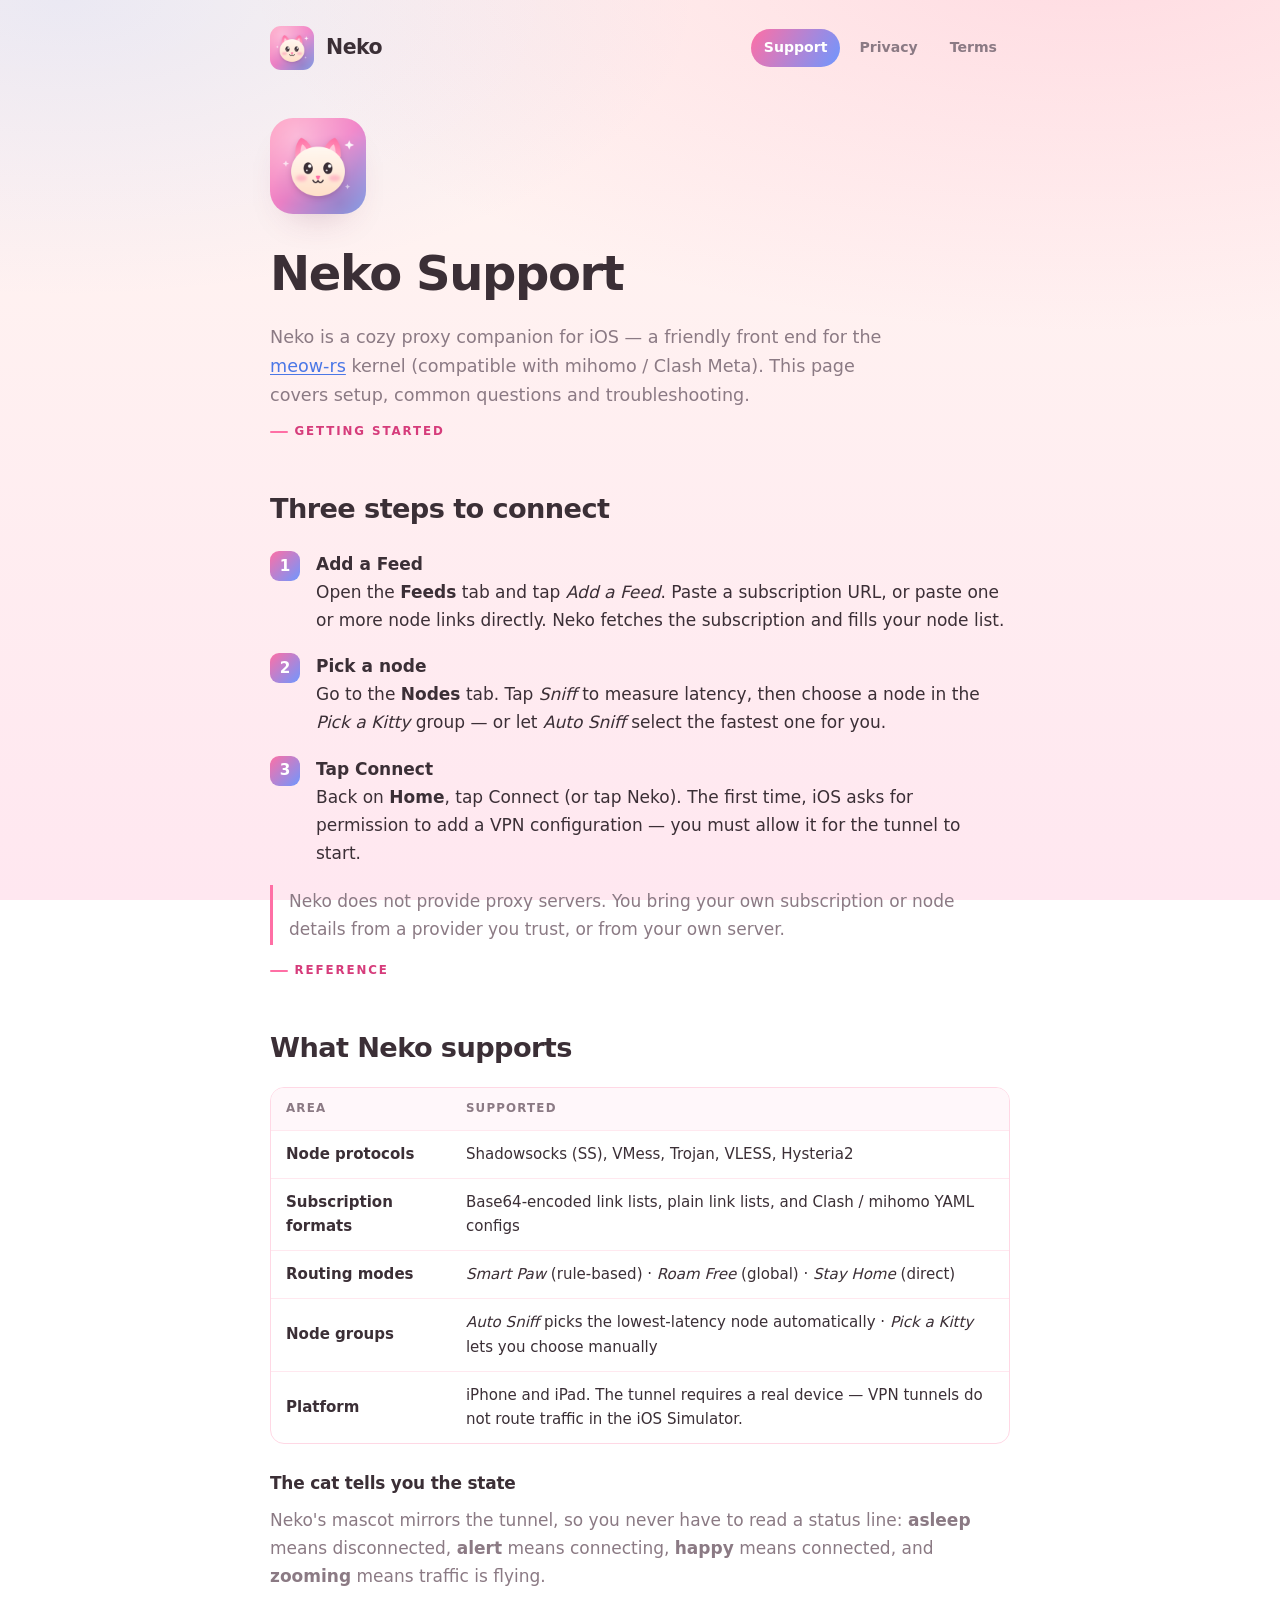
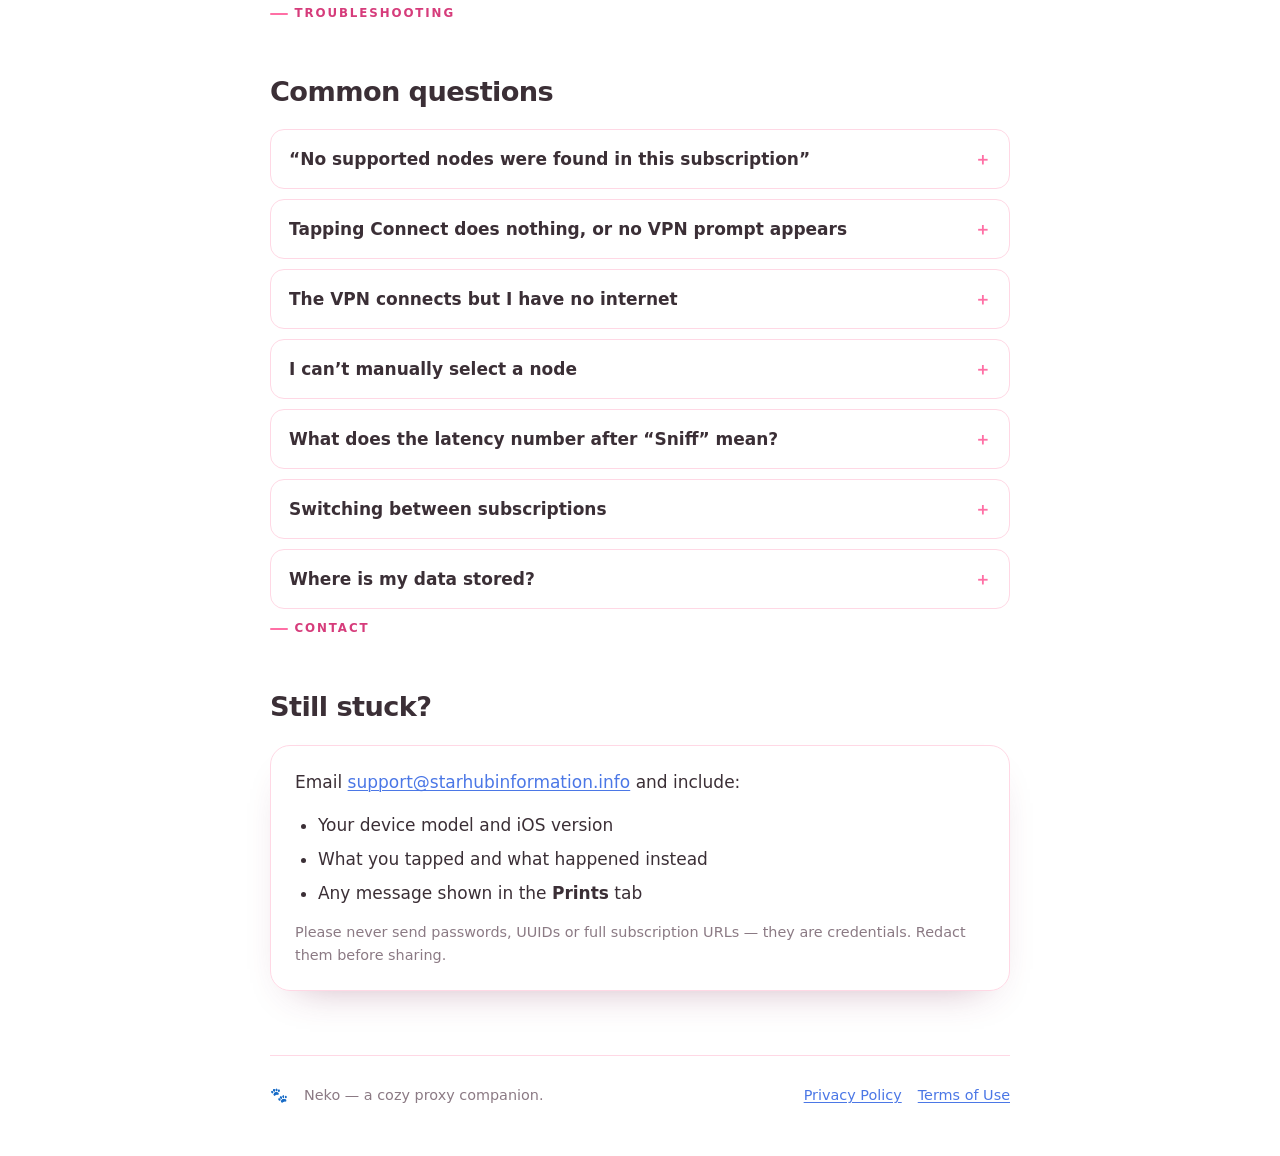
<file: index.html>
<!DOCTYPE html>
<html lang="en">
<head>
<meta charset="utf-8">
<meta name="viewport" content="width=device-width, initial-scale=1">
<title>Neko — Support</title>
<meta name="description" content="Support, setup guide and troubleshooting for Neko, a cozy proxy companion for iOS powered by the meow-rs kernel.">
<link rel="icon" href="assets/favicon.png" type="image/png">
<link rel="apple-touch-icon" href="assets/favicon.png">
<link rel="stylesheet" href="assets/style.css">
<meta property="og:title" content="Neko — Support">
<meta property="og:description" content="Setup guide, FAQ and troubleshooting for Neko.">
<meta property="og:image" content="assets/neko-icon-256.png">
<meta property="og:type" content="website">
</head>
<body>

<div class="wrap">

  <header class="site">
    <div class="bar">
      <a class="logo" href="index.html">
        <img src="assets/neko-icon-256.png" alt="">
        <b class="display">Neko</b>
      </a>
      <nav class="site">
        <a href="index.html" aria-current="page">Support</a>
        <a href="privacy.html">Privacy</a>
        <a href="terms.html">Terms</a>
      </nav>
    </div>
  </header>

  <section class="hero">
    <img class="icon" src="assets/neko-icon-256.png" alt="The Neko app icon: a kawaii cat face on a pink gradient">
    <h1>Neko Support</h1>
    <p class="lede">Neko is a cozy proxy companion for iOS — a friendly front end for the
      <a href="https://github.com/madeye/meow-rs">meow-rs</a> kernel (compatible with mihomo / Clash Meta).
      This page covers setup, common questions and troubleshooting.</p>
  </section>

  <section>
    <div class="eyebrow">Getting started</div>
    <h2>Three steps to connect</h2>

    <ol class="steps">
      <li>
        <b>Add a Feed</b>
        Open the <strong>Feeds</strong> tab and tap <em>Add a Feed</em>. Paste a subscription URL, or paste
        one or more node links directly. Neko fetches the subscription and fills your node list.
      </li>
      <li>
        <b>Pick a node</b>
        Go to the <strong>Nodes</strong> tab. Tap <em>Sniff</em> to measure latency, then choose a node in the
        <em>Pick a Kitty</em> group — or let <em>Auto Sniff</em> select the fastest one for you.
      </li>
      <li>
        <b>Tap Connect</b>
        Back on <strong>Home</strong>, tap Connect (or tap Neko). The first time, iOS asks for permission to add
        a VPN configuration — you must allow it for the tunnel to start.
      </li>
    </ol>

    <div class="note">
      Neko does not provide proxy servers. You bring your own subscription or node details from a provider
      you trust, or from your own server.
    </div>
  </section>

  <section>
    <div class="eyebrow">Reference</div>
    <h2>What Neko supports</h2>

    <div class="table-scroll">
      <table>
        <thead>
          <tr><th>Area</th><th>Supported</th></tr>
        </thead>
        <tbody>
          <tr>
            <td><strong>Node protocols</strong></td>
            <td>Shadowsocks (SS), VMess, Trojan, VLESS, Hysteria2</td>
          </tr>
          <tr>
            <td><strong>Subscription formats</strong></td>
            <td>Base64-encoded link lists, plain link lists, and Clash&nbsp;/&nbsp;mihomo YAML configs</td>
          </tr>
          <tr>
            <td><strong>Routing modes</strong></td>
            <td><em>Smart Paw</em> (rule-based) · <em>Roam Free</em> (global) · <em>Stay Home</em> (direct)</td>
          </tr>
          <tr>
            <td><strong>Node groups</strong></td>
            <td><em>Auto Sniff</em> picks the lowest-latency node automatically · <em>Pick a Kitty</em> lets you choose manually</td>
          </tr>
          <tr>
            <td><strong>Platform</strong></td>
            <td>iPhone and iPad. The tunnel requires a real device — VPN tunnels do not route traffic in the iOS Simulator.</td>
          </tr>
        </tbody>
      </table>
    </div>

    <h3>The cat tells you the state</h3>
    <p class="muted">Neko's mascot mirrors the tunnel, so you never have to read a status line:
      <strong>asleep</strong> means disconnected, <strong>alert</strong> means connecting,
      <strong>happy</strong> means connected, and <strong>zooming</strong> means traffic is flying.</p>
  </section>

  <section>
    <div class="eyebrow">Troubleshooting</div>
    <h2>Common questions</h2>

    <details>
      <summary>“No supported nodes were found in this subscription”</summary>
      <p>Neko could read the subscription but found no nodes it can parse. Usually one of:</p>
      <ul>
        <li>The links use a protocol Neko does not support yet (for example <code>ssr://</code>,
          <code>tuic://</code> or <code>hysteria://</code> v1). Neko supports SS, VMess, Trojan, VLESS and Hysteria2.</li>
        <li>The URL returned an error page or an empty body instead of a subscription.</li>
        <li>The link was truncated when copied — paste the entire link, including everything after <code>?</code> and <code>#</code>.</li>
      </ul>
      <p>Open the <strong>Prints</strong> tab right after the failure: Neko logs the protocol scheme it saw,
        which tells you exactly what the input contained.</p>
    </details>

    <details>
      <summary>Tapping Connect does nothing, or no VPN prompt appears</summary>
      <ul>
        <li>Make sure you have at least one node — with an empty node list Neko refuses to connect and
          asks you to add a subscription first.</li>
        <li>The first connection needs your permission to install a VPN configuration. If you dismissed
          the prompt, try again and choose <em>Allow</em>.</li>
        <li>If you previously denied it, check <strong>Settings → General → VPN &amp; Device Management</strong>
          on your device and remove any stale Neko profile, then reconnect.</li>
      </ul>
    </details>

    <details>
      <summary>The VPN connects but I have no internet</summary>
      <ul>
        <li>Check the node itself: run <em>Sniff</em> in the Nodes tab. If a node times out, it is unreachable
          from your network — pick another one.</li>
        <li>Confirm your subscription is still valid and has data remaining (see the usage bar in <strong>Feeds</strong>).</li>
        <li>Try switching routing mode to <em>Roam Free</em> (global) to rule out a rule-matching problem.</li>
        <li>Disconnect and reconnect after changing your active feed — a new feed is applied on the next connection.</li>
      </ul>
    </details>

    <details>
      <summary>I can’t manually select a node</summary>
      <p>The <em>Auto Sniff</em> group is automatic by design: it continuously picks the lowest-latency node,
        so individual nodes in it are not manually selectable. To choose a node yourself, use the
        <em>Pick a Kitty</em> group instead.</p>
    </details>

    <details>
      <summary>What does the latency number after “Sniff” mean?</summary>
      <p>It depends on the state. <strong>Before connecting</strong>, Neko measures a direct TCP handshake to the
        node's address — a quick reachability check. <strong>While connected</strong>, it asks the kernel for the
        real proxied delay, which reflects what you actually experience through the tunnel.</p>
    </details>

    <details>
      <summary>Switching between subscriptions</summary>
      <p>Each feed keeps its own node list. In the <strong>Feeds</strong> tab, tap a feed to make it active —
        the Nodes tab immediately shows that feed's nodes. Use the refresh button to re-download a
        subscription, or the trash button to delete a feed.</p>
    </details>

    <details>
      <summary>Where is my data stored?</summary>
      <p>On your device only. Subscriptions, node lists and settings are saved locally in the app's own
        storage. Neko has no accounts and no servers of its own. See the
        <a href="privacy.html">Privacy Policy</a> for details.</p>
    </details>
  </section>

  <section>
    <div class="eyebrow">Contact</div>
    <h2>Still stuck?</h2>
    <div class="card">
      <p>Email <a href="mailto:support@starhubinformation.info">support@starhubinformation.info</a> and include:</p>
      <ul>
        <li>Your device model and iOS version</li>
        <li>What you tapped and what happened instead</li>
        <li>Any message shown in the <strong>Prints</strong> tab</li>
      </ul>
      <p class="small muted">Please never send passwords, UUIDs or full subscription URLs — they are credentials.
        Redact them before sharing.</p>
    </div>
  </section>

  <footer class="site">
    <span class="paw">🐾</span>
    <span>Neko — a cozy proxy companion.</span>
    <nav>
      <a href="privacy.html">Privacy Policy</a>
      <a href="terms.html">Terms of Use</a>
    </nav>
  </footer>

</div>
</body>
</html>
</file>
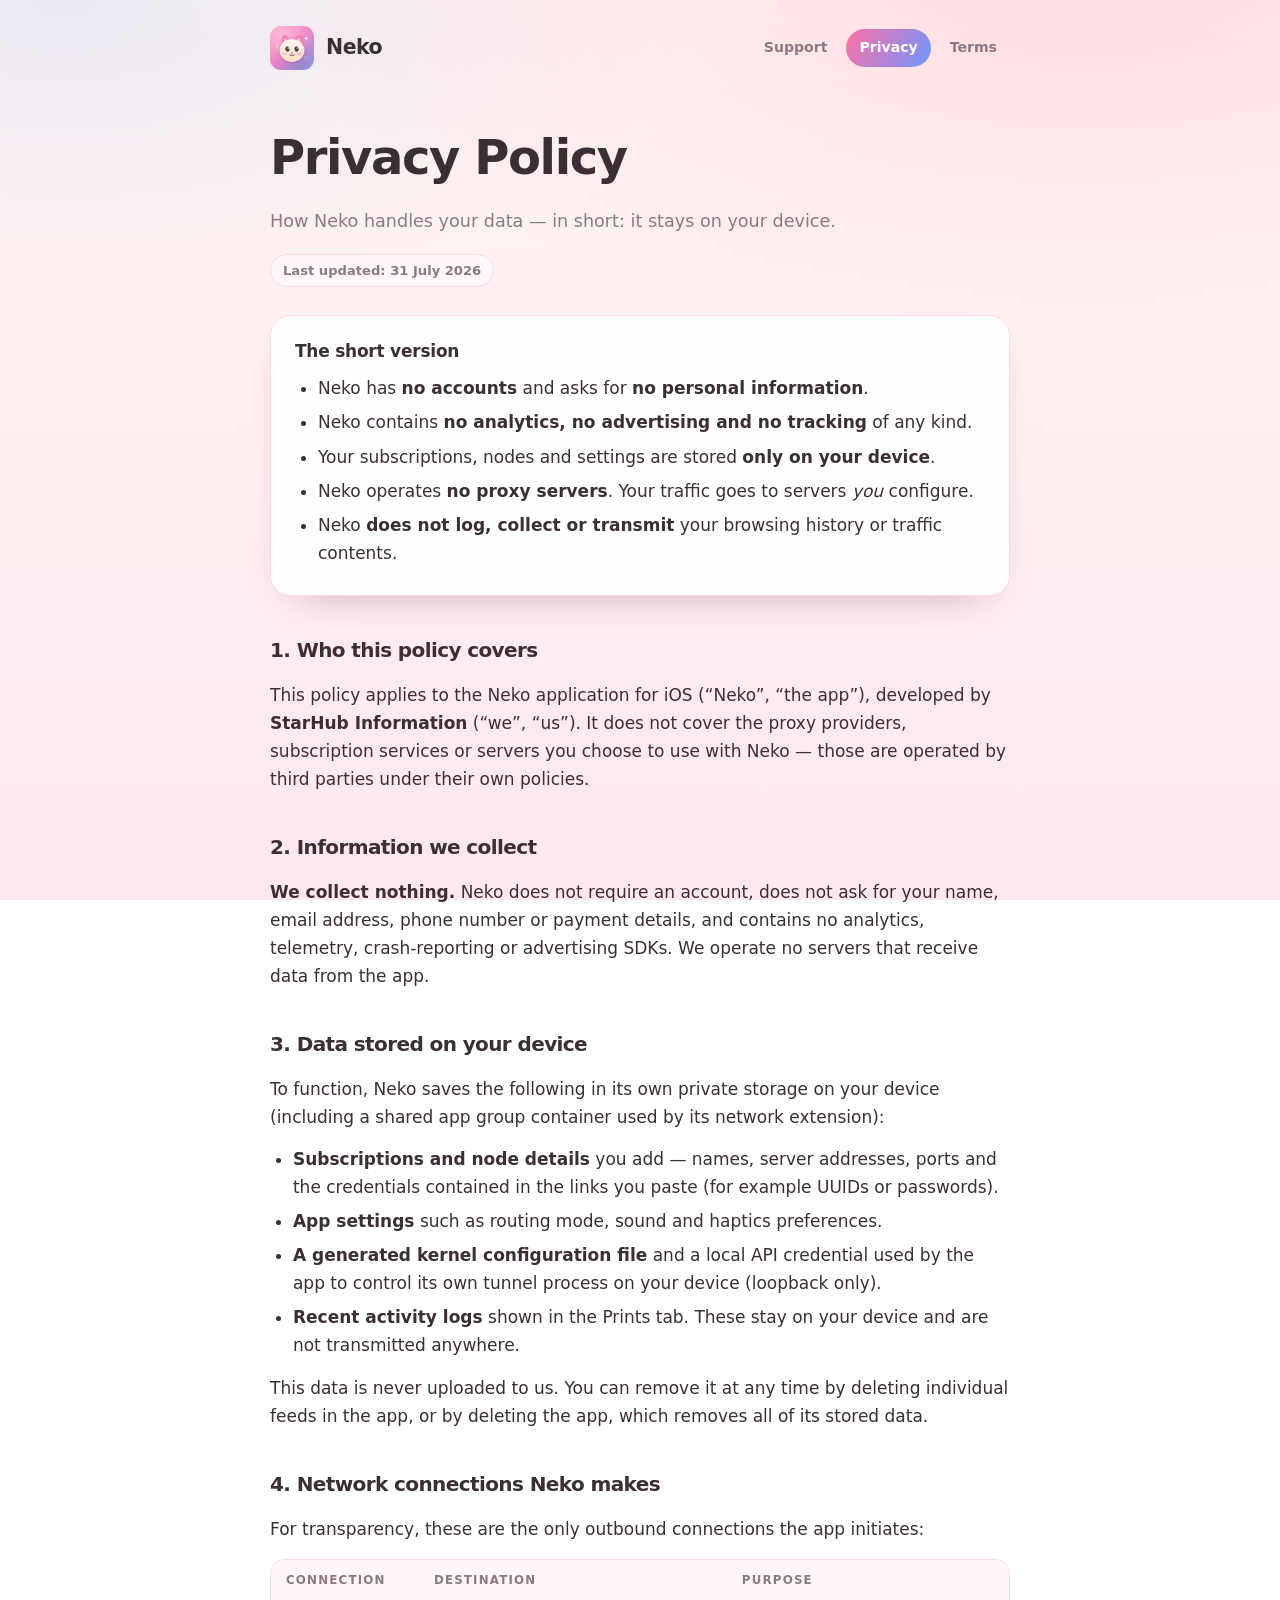
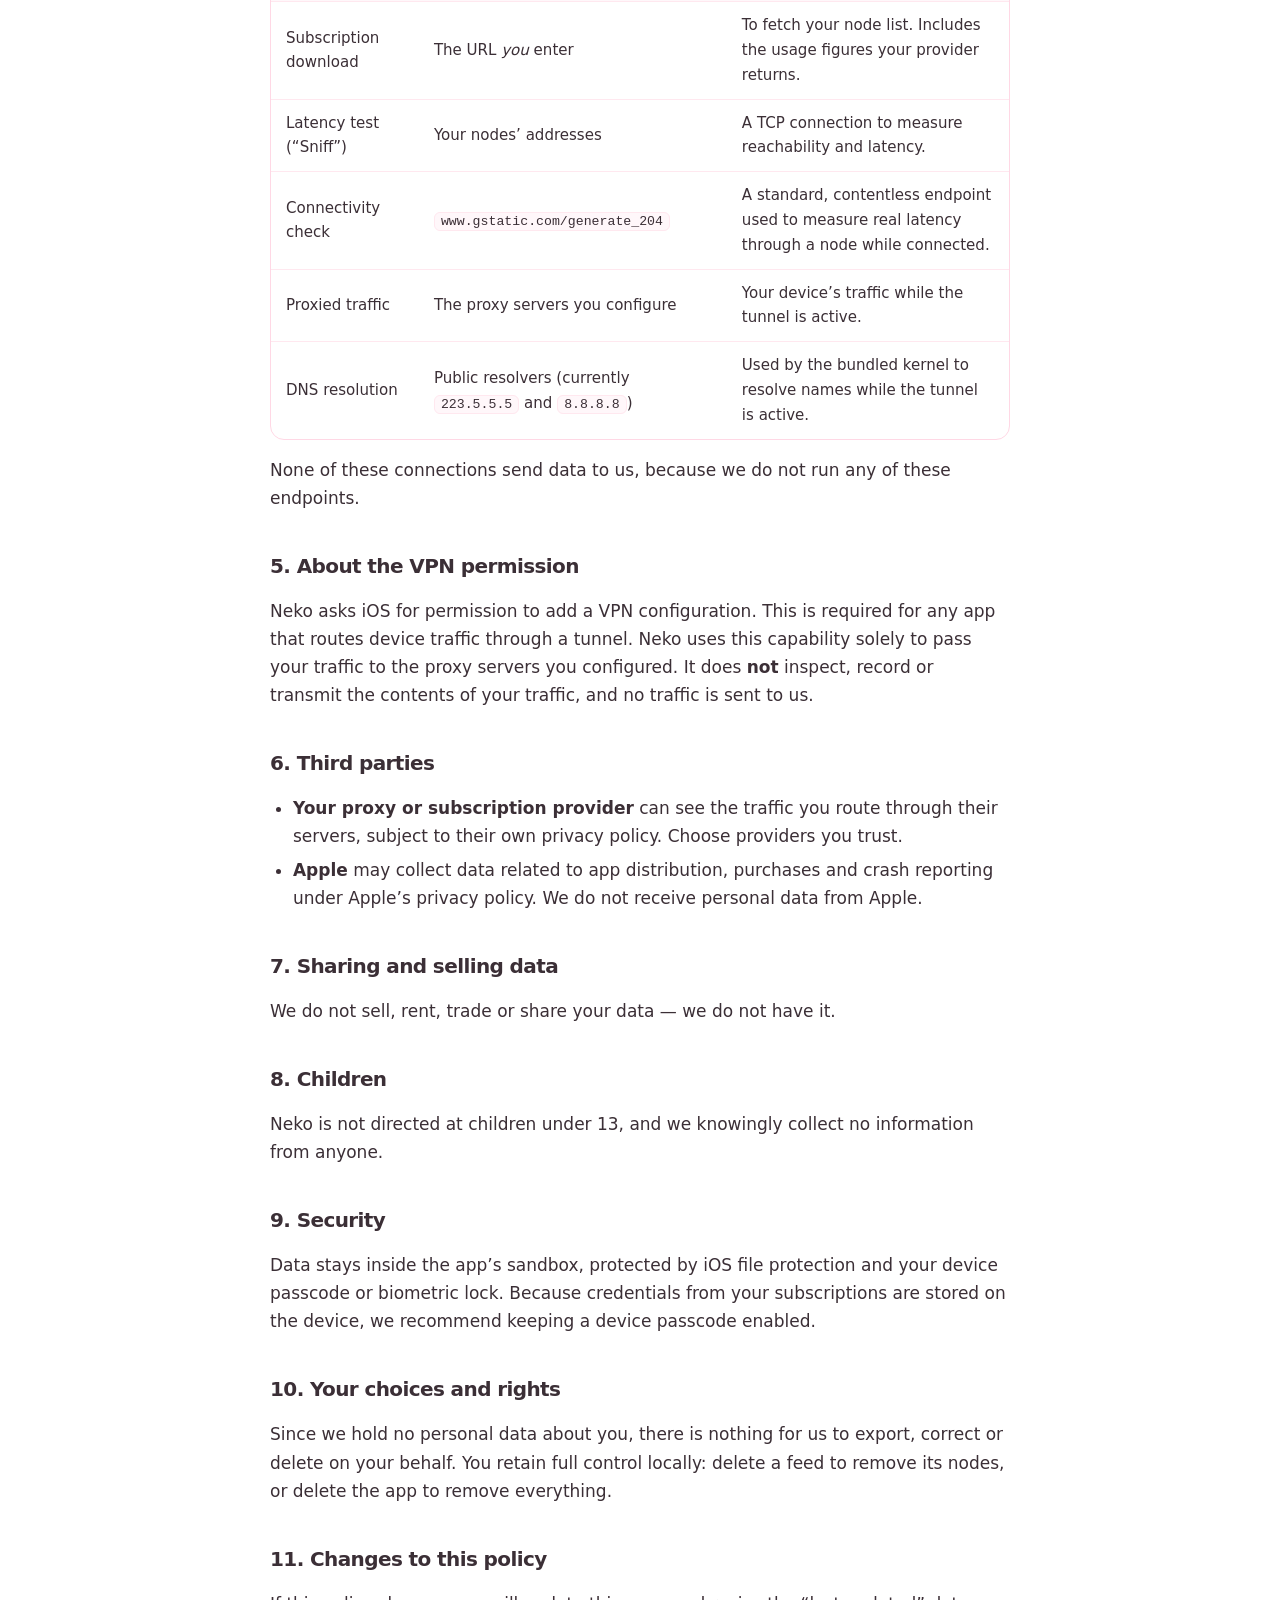
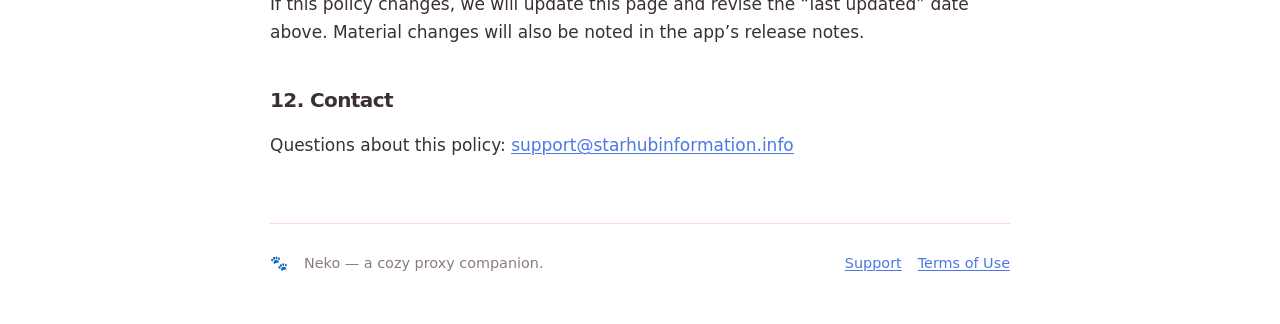
<file: privacy.html>
<!DOCTYPE html>
<html lang="en">
<head>
<meta charset="utf-8">
<meta name="viewport" content="width=device-width, initial-scale=1">
<title>Privacy Policy — Neko</title>
<meta name="description" content="Neko's privacy policy: no accounts, no analytics, no tracking. Your subscriptions and settings stay on your device.">
<link rel="icon" href="assets/favicon.png" type="image/png">
<link rel="apple-touch-icon" href="assets/favicon.png">
<link rel="stylesheet" href="assets/style.css">
</head>
<body>

<div class="wrap">

  <header class="site">
    <div class="bar">
      <a class="logo" href="index.html">
        <img src="assets/neko-icon-256.png" alt="">
        <b class="display">Neko</b>
      </a>
      <nav class="site">
        <a href="index.html">Support</a>
        <a href="privacy.html" aria-current="page">Privacy</a>
        <a href="terms.html">Terms</a>
      </nav>
    </div>
  </header>

  <main class="legal">

    <section class="hero" style="padding-bottom:0">
      <h1>Privacy Policy</h1>
      <p class="lede">How Neko handles your data — in short: it stays on your device.</p>
      <p style="margin-top:18px"><span class="updated">Last updated: 31 July 2026</span></p>
    </section>

    <div class="card" style="margin-top:28px">
      <h3>The short version</h3>
      <ul>
        <li>Neko has <strong>no accounts</strong> and asks for <strong>no personal information</strong>.</li>
        <li>Neko contains <strong>no analytics, no advertising and no tracking</strong> of any kind.</li>
        <li>Your subscriptions, nodes and settings are stored <strong>only on your device</strong>.</li>
        <li>Neko operates <strong>no proxy servers</strong>. Your traffic goes to servers <em>you</em> configure.</li>
        <li>Neko <strong>does not log, collect or transmit</strong> your browsing history or traffic contents.</li>
      </ul>
    </div>

    <h2 id="who">1. Who this policy covers</h2>
    <p>This policy applies to the Neko application for iOS (“Neko”, “the app”), developed by
      <strong>StarHub Information</strong> (“we”, “us”). It does not cover the proxy providers, subscription services or
      servers you choose to use with Neko — those are operated by third parties under their own policies.</p>

    <h2 id="collect">2. Information we collect</h2>
    <p><strong>We collect nothing.</strong> Neko does not require an account, does not ask for your name, email
      address, phone number or payment details, and contains no analytics, telemetry, crash-reporting or
      advertising SDKs. We operate no servers that receive data from the app.</p>

    <h2 id="device">3. Data stored on your device</h2>
    <p>To function, Neko saves the following in its own private storage on your device (including a shared
      app group container used by its network extension):</p>
    <ul>
      <li><strong>Subscriptions and node details</strong> you add — names, server addresses, ports and the
        credentials contained in the links you paste (for example UUIDs or passwords).</li>
      <li><strong>App settings</strong> such as routing mode, sound and haptics preferences.</li>
      <li><strong>A generated kernel configuration file</strong> and a local API credential used by the app to
        control its own tunnel process on your device (loopback only).</li>
      <li><strong>Recent activity logs</strong> shown in the Prints tab. These stay on your device and are not
        transmitted anywhere.</li>
    </ul>
    <p>This data is never uploaded to us. You can remove it at any time by deleting individual feeds in the
      app, or by deleting the app, which removes all of its stored data.</p>

    <h2 id="network">4. Network connections Neko makes</h2>
    <p>For transparency, these are the only outbound connections the app initiates:</p>
    <div class="table-scroll">
      <table>
        <thead><tr><th>Connection</th><th>Destination</th><th>Purpose</th></tr></thead>
        <tbody>
          <tr>
            <td>Subscription download</td>
            <td>The URL <em>you</em> enter</td>
            <td>To fetch your node list. Includes the usage figures your provider returns.</td>
          </tr>
          <tr>
            <td>Latency test (“Sniff”)</td>
            <td>Your nodes’ addresses</td>
            <td>A TCP connection to measure reachability and latency.</td>
          </tr>
          <tr>
            <td>Connectivity check</td>
            <td><code>www.gstatic.com/generate_204</code></td>
            <td>A standard, contentless endpoint used to measure real latency through a node while connected.</td>
          </tr>
          <tr>
            <td>Proxied traffic</td>
            <td>The proxy servers you configure</td>
            <td>Your device’s traffic while the tunnel is active.</td>
          </tr>
          <tr>
            <td>DNS resolution</td>
            <td>Public resolvers (currently <code>223.5.5.5</code> and <code>8.8.8.8</code>)</td>
            <td>Used by the bundled kernel to resolve names while the tunnel is active.</td>
          </tr>
        </tbody>
      </table>
    </div>
    <p>None of these connections send data to us, because we do not run any of these endpoints.</p>

    <h2 id="vpn">5. About the VPN permission</h2>
    <p>Neko asks iOS for permission to add a VPN configuration. This is required for any app that routes
      device traffic through a tunnel. Neko uses this capability solely to pass your traffic to the proxy
      servers you configured. It does <strong>not</strong> inspect, record or transmit the contents of your
      traffic, and no traffic is sent to us.</p>

    <h2 id="third">6. Third parties</h2>
    <ul>
      <li><strong>Your proxy or subscription provider</strong> can see the traffic you route through their
        servers, subject to their own privacy policy. Choose providers you trust.</li>
      <li><strong>Apple</strong> may collect data related to app distribution, purchases and crash reporting
        under Apple’s privacy policy. We do not receive personal data from Apple.</li>
    </ul>

    <h2 id="sharing">7. Sharing and selling data</h2>
    <p>We do not sell, rent, trade or share your data — we do not have it.</p>

    <h2 id="children">8. Children</h2>
    <p>Neko is not directed at children under 13, and we knowingly collect no information from anyone.</p>

    <h2 id="security">9. Security</h2>
    <p>Data stays inside the app’s sandbox, protected by iOS file protection and your device passcode or
      biometric lock. Because credentials from your subscriptions are stored on the device, we recommend
      keeping a device passcode enabled.</p>

    <h2 id="rights">10. Your choices and rights</h2>
    <p>Since we hold no personal data about you, there is nothing for us to export, correct or delete on your
      behalf. You retain full control locally: delete a feed to remove its nodes, or delete the app to remove
      everything.</p>

    <h2 id="changes">11. Changes to this policy</h2>
    <p>If this policy changes, we will update this page and revise the “last updated” date above. Material
      changes will also be noted in the app’s release notes.</p>

    <h2 id="contact">12. Contact</h2>
    <p>Questions about this policy: <a href="mailto:support@starhubinformation.info">support@starhubinformation.info</a></p>

  </main>

  <footer class="site">
    <span class="paw">🐾</span>
    <span>Neko — a cozy proxy companion.</span>
    <nav>
      <a href="index.html">Support</a>
      <a href="terms.html">Terms of Use</a>
    </nav>
  </footer>

</div>
</body>
</html>
</file>
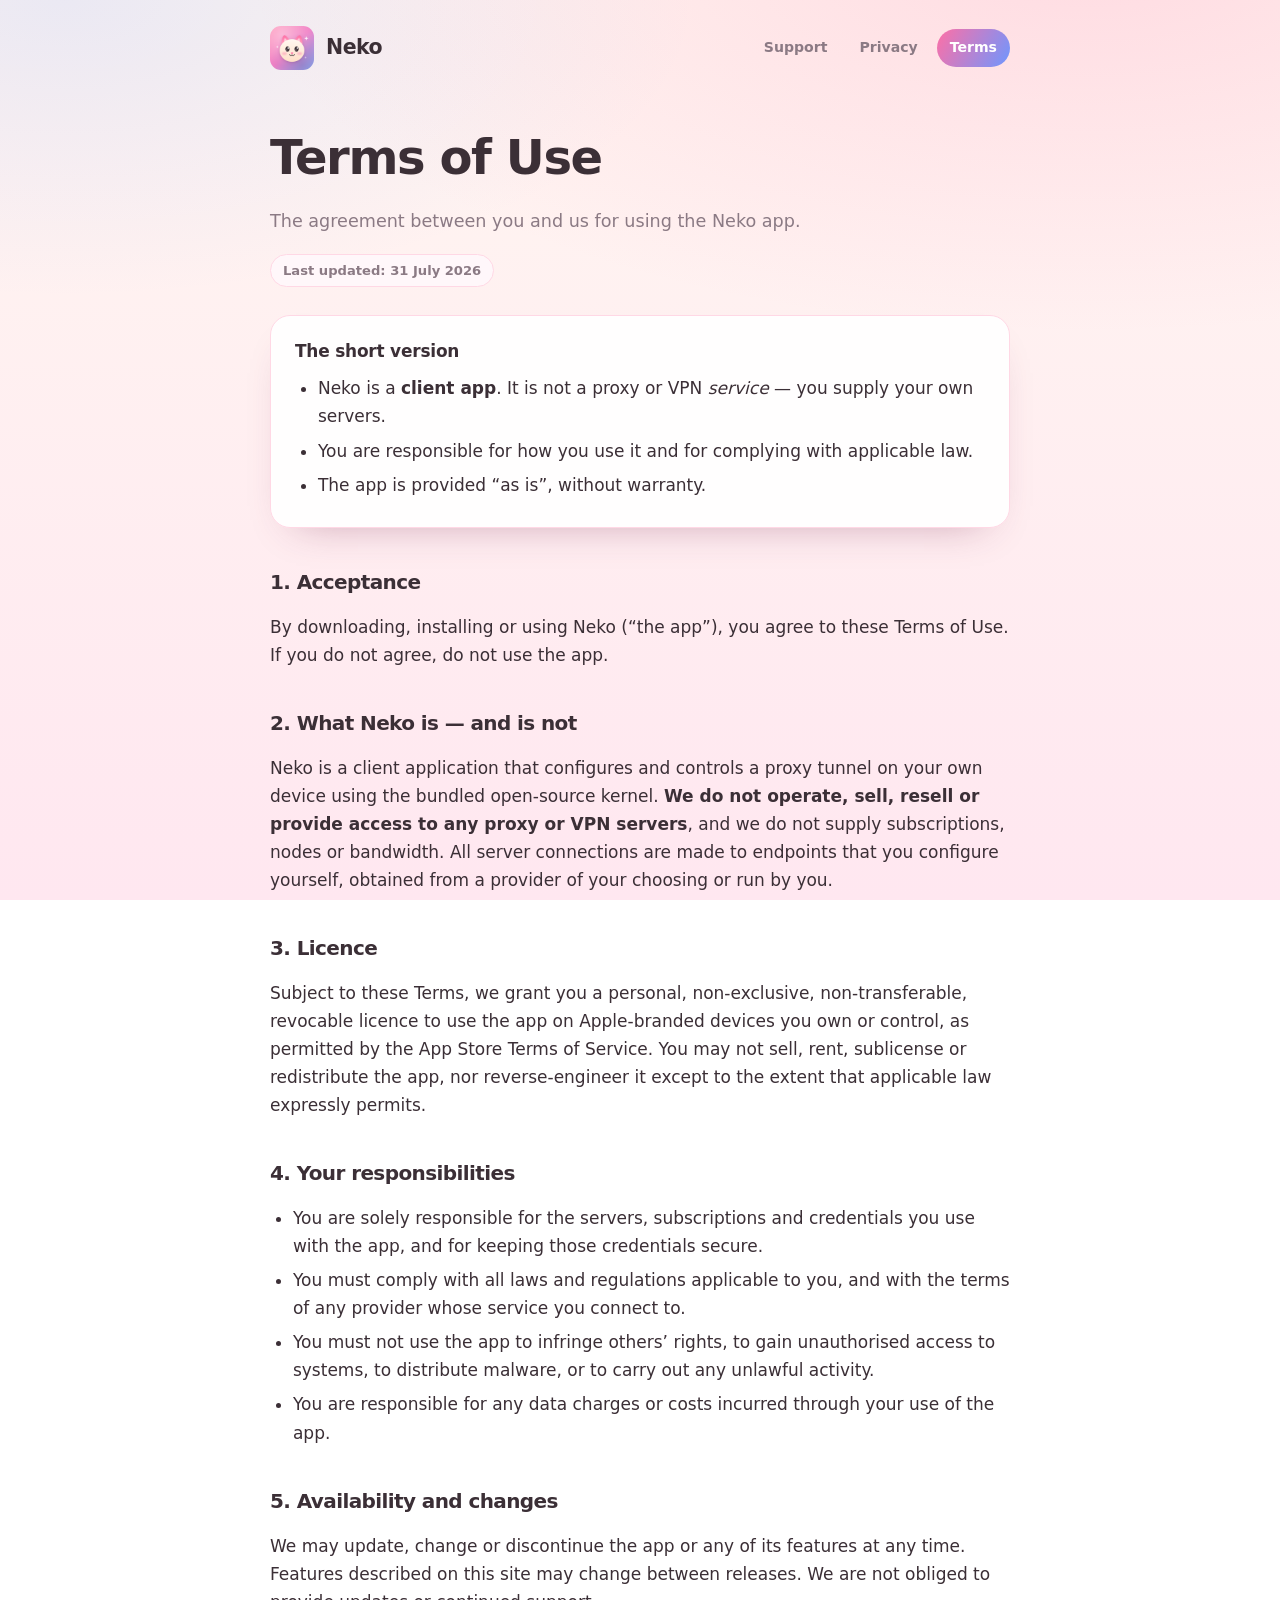
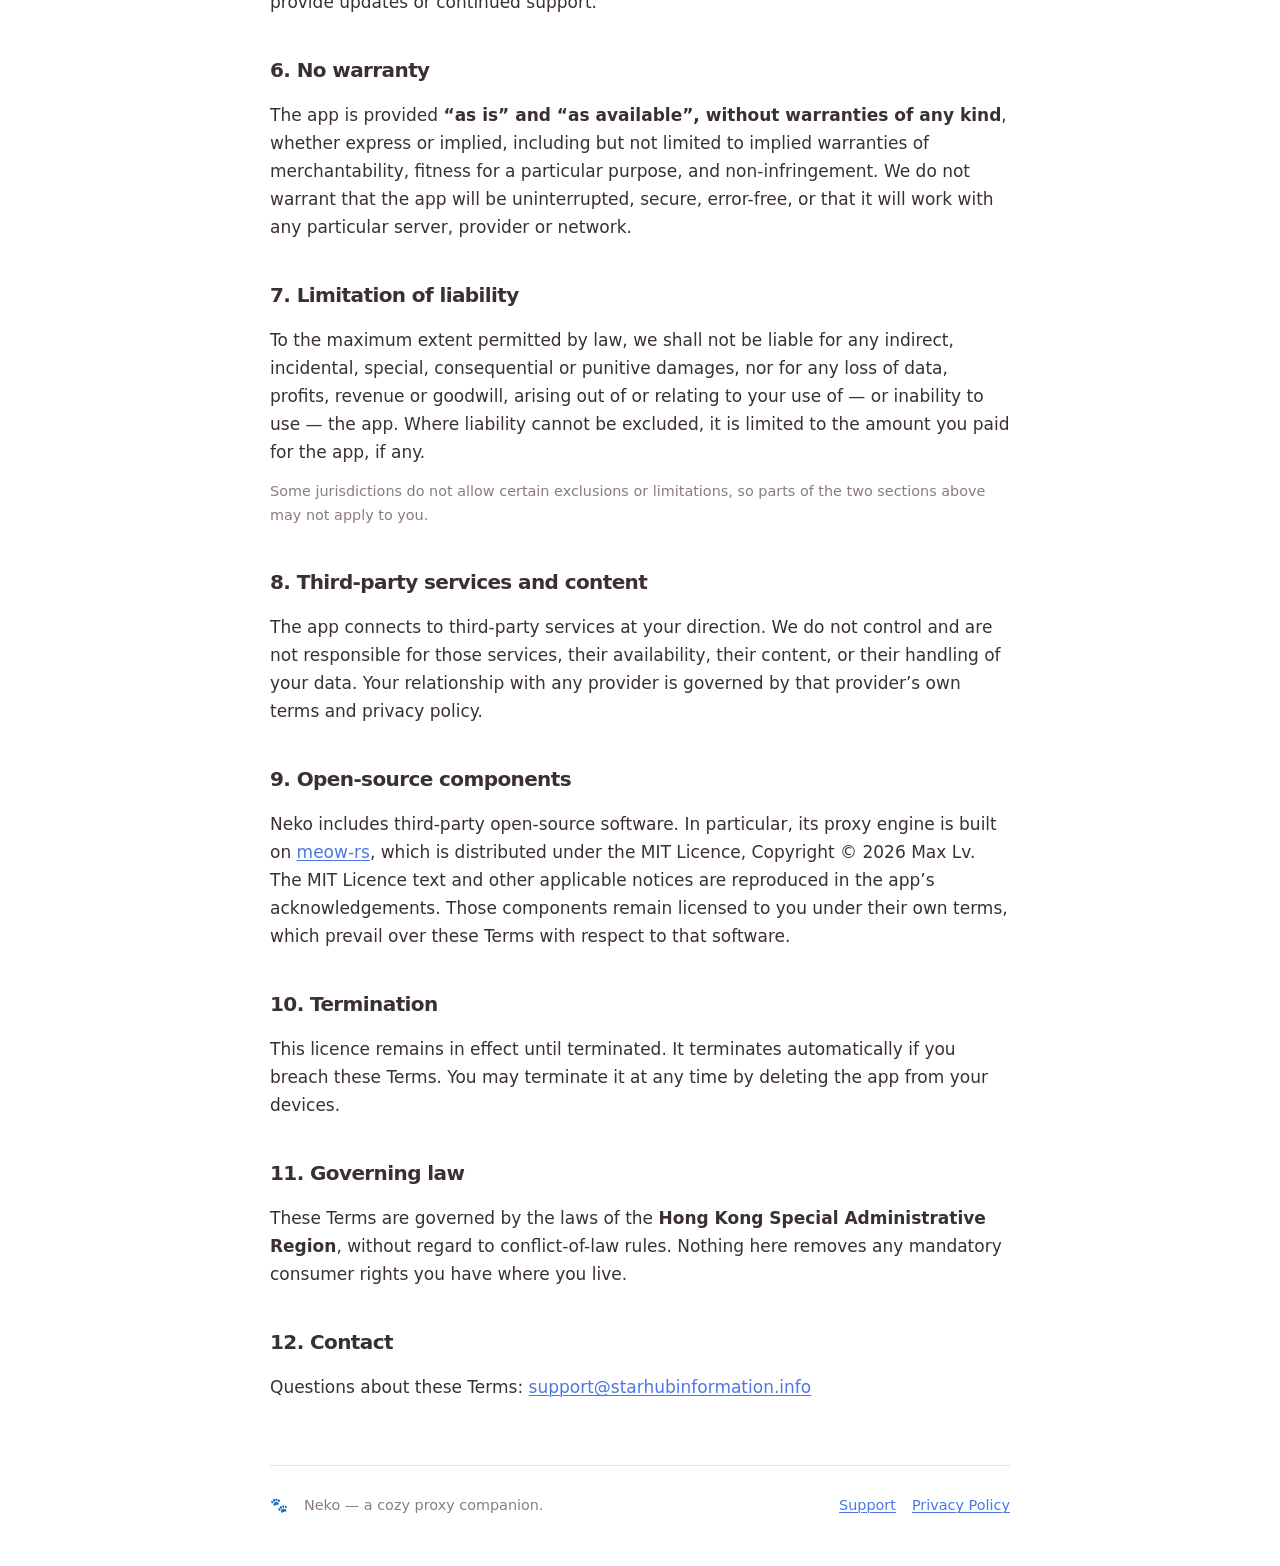
<file: terms.html>
<!DOCTYPE html>
<html lang="en">
<head>
<meta charset="utf-8">
<meta name="viewport" content="width=device-width, initial-scale=1">
<title>Terms of Use — Neko</title>
<meta name="description" content="Terms of Use and licence agreement for the Neko app.">
<link rel="icon" href="assets/favicon.png" type="image/png">
<link rel="apple-touch-icon" href="assets/favicon.png">
<link rel="stylesheet" href="assets/style.css">
</head>
<body>

<div class="wrap">

  <header class="site">
    <div class="bar">
      <a class="logo" href="index.html">
        <img src="assets/neko-icon-256.png" alt="">
        <b class="display">Neko</b>
      </a>
      <nav class="site">
        <a href="index.html">Support</a>
        <a href="privacy.html">Privacy</a>
        <a href="terms.html" aria-current="page">Terms</a>
      </nav>
    </div>
  </header>

  <main class="legal">

    <section class="hero" style="padding-bottom:0">
      <h1>Terms of Use</h1>
      <p class="lede">The agreement between you and us for using the Neko app.</p>
      <p style="margin-top:18px"><span class="updated">Last updated: 31 July 2026</span></p>
    </section>

    <div class="card" style="margin-top:28px">
      <h3>The short version</h3>
      <ul>
        <li>Neko is a <strong>client app</strong>. It is not a proxy or VPN <em>service</em> — you supply your own servers.</li>
        <li>You are responsible for how you use it and for complying with applicable law.</li>
        <li>The app is provided “as is”, without warranty.</li>
      </ul>
    </div>

    <h2 id="acceptance">1. Acceptance</h2>
    <p>By downloading, installing or using Neko (“the app”), you agree to these Terms of Use. If you do not
      agree, do not use the app.</p>

    <h2 id="what">2. What Neko is — and is not</h2>
    <p>Neko is a client application that configures and controls a proxy tunnel on your own device using the
      bundled open-source kernel. <strong>We do not operate, sell, resell or provide access to any proxy or
      VPN servers</strong>, and we do not supply subscriptions, nodes or bandwidth. All server connections are
      made to endpoints that you configure yourself, obtained from a provider of your choosing or run by you.</p>

    <h2 id="licence">3. Licence</h2>
    <p>Subject to these Terms, we grant you a personal, non-exclusive, non-transferable, revocable licence to
      use the app on Apple-branded devices you own or control, as permitted by the App Store Terms of Service.
      You may not sell, rent, sublicense or redistribute the app, nor reverse-engineer it except to the extent
      that applicable law expressly permits.</p>

    <h2 id="responsibilities">4. Your responsibilities</h2>
    <ul>
      <li>You are solely responsible for the servers, subscriptions and credentials you use with the app, and
        for keeping those credentials secure.</li>
      <li>You must comply with all laws and regulations applicable to you, and with the terms of any provider
        whose service you connect to.</li>
      <li>You must not use the app to infringe others’ rights, to gain unauthorised access to systems, to
        distribute malware, or to carry out any unlawful activity.</li>
      <li>You are responsible for any data charges or costs incurred through your use of the app.</li>
    </ul>

    <h2 id="availability">5. Availability and changes</h2>
    <p>We may update, change or discontinue the app or any of its features at any time. Features described on
      this site may change between releases. We are not obliged to provide updates or continued support.</p>

    <h2 id="warranty">6. No warranty</h2>
    <p>The app is provided <strong>“as is” and “as available”, without warranties of any kind</strong>, whether
      express or implied, including but not limited to implied warranties of merchantability, fitness for a
      particular purpose, and non-infringement. We do not warrant that the app will be uninterrupted, secure,
      error-free, or that it will work with any particular server, provider or network.</p>

    <h2 id="liability">7. Limitation of liability</h2>
    <p>To the maximum extent permitted by law, we shall not be liable for any indirect, incidental, special,
      consequential or punitive damages, nor for any loss of data, profits, revenue or goodwill, arising out of
      or relating to your use of — or inability to use — the app. Where liability cannot be excluded, it is
      limited to the amount you paid for the app, if any.</p>
    <p class="small muted">Some jurisdictions do not allow certain exclusions or limitations, so parts of the
      two sections above may not apply to you.</p>

    <h2 id="thirdparty">8. Third-party services and content</h2>
    <p>The app connects to third-party services at your direction. We do not control and are not responsible
      for those services, their availability, their content, or their handling of your data. Your relationship
      with any provider is governed by that provider’s own terms and privacy policy.</p>

    <h2 id="oss">9. Open-source components</h2>
    <p>Neko includes third-party open-source software. In particular, its proxy engine is built on
      <a href="https://github.com/madeye/meow-rs">meow-rs</a>, which is distributed under the MIT Licence,
      Copyright&nbsp;©&nbsp;2026 Max&nbsp;Lv. The MIT Licence text and other applicable notices are reproduced
      in the app’s acknowledgements. Those components remain licensed to you under their own terms, which
      prevail over these Terms with respect to that software.</p>

    <h2 id="termination">10. Termination</h2>
    <p>This licence remains in effect until terminated. It terminates automatically if you breach these Terms.
      You may terminate it at any time by deleting the app from your devices.</p>

    <h2 id="law">11. Governing law</h2>
    <p>These Terms are governed by the laws of the <strong>Hong Kong Special Administrative Region</strong>,
      without regard to conflict-of-law rules. Nothing here removes any mandatory consumer rights you have
      where you live.</p>

    <h2 id="contact">12. Contact</h2>
    <p>Questions about these Terms: <a href="mailto:support@starhubinformation.info">support@starhubinformation.info</a></p>

  </main>

  <footer class="site">
    <span class="paw">🐾</span>
    <span>Neko — a cozy proxy companion.</span>
    <nav>
      <a href="index.html">Support</a>
      <a href="privacy.html">Privacy Policy</a>
    </nav>
  </footer>

</div>
</body>
</html>
</file>
<file: assets/style.css>
/* Neko — support site
   Brand: Sakura (light) / Midnight Neko (dark), matching the app's palette. */

:root {
  --ground-1: #FFF6F1;
  --ground-2: #FFE7F0;
  --card: #FFFFFF;
  --card-2: #FFF7FA;
  --stroke: #FFD8E5;
  --stroke-soft: #FFE8EF;
  --ink: #3B2F36;
  --ink-soft: #8B7A84;
  --ink-faint: #B6A6AE;
  --brand: #FF6FA5;
  --brand-ink: #D63C7B;
  --accent: #6E97FF;
  --accent-ink: #4B77E6;
  --mint: #2FB183;
  --warn: #E08A16;
  --shadow: 0 18px 40px -26px rgba(120, 40, 80, .45);
  --radius: 20px;
}

@media (prefers-color-scheme: dark) {
  :root {
    --ground-1: #17122A;
    --ground-2: #221634;
    --card: #2A2044;
    --card-2: #32264F;
    --stroke: #46356A;
    --stroke-soft: #3A2C58;
    --ink: #F1EAFB;
    --ink-soft: #AC9EC8;
    --ink-faint: #7C6C9C;
    --brand: #FF6FA5;
    --brand-ink: #FF9CC0;
    --accent: #5EE7FF;
    --accent-ink: #8FEEFF;
    --mint: #5CF2A8;
    --warn: #FFC55C;
    --shadow: 0 22px 50px -30px rgba(0, 0, 0, .8);
  }
}

* { box-sizing: border-box; }

html { -webkit-text-size-adjust: 100%; scroll-behavior: smooth; }

body {
  margin: 0;
  color: var(--ink);
  font-family: -apple-system, BlinkMacSystemFont, "Segoe UI", system-ui, sans-serif;
  font-size: 17px;
  line-height: 1.65;
  background:
    radial-gradient(110% 70% at 85% -5%, color-mix(in srgb, var(--brand) 20%, transparent), transparent 60%),
    radial-gradient(90% 60% at 5% 0%, color-mix(in srgb, var(--accent) 14%, transparent), transparent 55%),
    linear-gradient(180deg, var(--ground-1), var(--ground-2));
  background-attachment: fixed;
  min-height: 100vh;
}

.display {
  font-family: ui-rounded, "SF Pro Rounded", -apple-system, system-ui, sans-serif;
  letter-spacing: -.4px;
}

.wrap { max-width: 780px; margin: 0 auto; padding: 0 20px; }

/* ---------- header ---------- */

header.site {
  padding: 26px 0 8px;
}
.bar {
  display: flex; align-items: center; gap: 14px; flex-wrap: wrap;
}
.bar .logo { display: flex; align-items: center; gap: 12px; text-decoration: none; color: inherit; }
.bar .logo img { width: 44px; height: 44px; border-radius: 11px; display: block; }
.bar .logo b {
  font-family: ui-rounded, "SF Pro Rounded", system-ui, sans-serif;
  font-size: 1.28rem; letter-spacing: -.5px;
}
nav.site { margin-left: auto; display: flex; gap: 6px; flex-wrap: wrap; }
nav.site a {
  font-size: .88rem; font-weight: 600; text-decoration: none;
  color: var(--ink-soft); padding: 7px 13px; border-radius: 999px;
}
nav.site a:hover { color: var(--brand-ink); background: color-mix(in srgb, var(--brand) 12%, transparent); }
nav.site a[aria-current="page"] { color: #fff; background: linear-gradient(120deg, var(--brand), var(--accent)); }

/* ---------- hero ---------- */

.hero { padding: 40px 0 12px; }
.hero h1 {
  font-family: ui-rounded, "SF Pro Rounded", system-ui, sans-serif;
  font-size: clamp(2.1rem, 6vw, 3rem); margin: 0 0 .2em; letter-spacing: -1.4px;
  text-wrap: balance;
}
.hero .lede { font-size: 1.1rem; color: var(--ink-soft); max-width: 56ch; margin: 0; }
.hero .icon { width: 96px; height: 96px; border-radius: 23px; box-shadow: var(--shadow); margin-bottom: 20px; display: block; }

/* ---------- typography ---------- */

h2 {
  font-family: ui-rounded, "SF Pro Rounded", system-ui, sans-serif;
  font-size: clamp(1.35rem, 3.2vw, 1.7rem); letter-spacing: -.6px;
  margin: 46px 0 14px; text-wrap: balance;
}
h3 {
  font-family: ui-rounded, "SF Pro Rounded", system-ui, sans-serif;
  font-size: 1.06rem; margin: 26px 0 8px; letter-spacing: -.2px;
}
p { margin: 0 0 14px; }
a { color: var(--accent-ink); text-decoration-thickness: 1px; text-underline-offset: 2px; }
ul, ol { margin: 0 0 14px; padding-left: 1.35em; }
li { margin: 6px 0; }
strong { font-weight: 650; }
code {
  font-family: ui-monospace, SFMono-Regular, "SF Mono", Menlo, monospace;
  font-size: .88em; background: var(--card-2); border: 1px solid var(--stroke-soft);
  padding: 1px 6px; border-radius: 6px;
}
.eyebrow {
  font-size: .74rem; font-weight: 800; letter-spacing: .16em; text-transform: uppercase;
  color: var(--brand-ink); display: flex; align-items: center; gap: .55em; margin-bottom: 8px;
}
.eyebrow::before { content: ""; width: 18px; height: 2px; border-radius: 2px; background: var(--brand); }
.muted { color: var(--ink-soft); }
.small { font-size: .9rem; }

/* ---------- cards ---------- */

.card {
  background: color-mix(in srgb, var(--card) 92%, transparent);
  border: 1px solid var(--stroke);
  border-radius: var(--radius);
  padding: 22px 24px;
  box-shadow: var(--shadow);
  margin: 16px 0;
}
.card h3:first-child { margin-top: 0; }
.card p:last-child, .card ul:last-child, .card ol:last-child { margin-bottom: 0; }

.grid { display: grid; grid-template-columns: repeat(auto-fit, minmax(220px, 1fr)); gap: 14px; margin: 16px 0; }
.grid .card { margin: 0; }

.steps { counter-reset: step; list-style: none; padding: 0; }
.steps li {
  counter-increment: step; position: relative; padding-left: 46px; margin: 18px 0;
}
.steps li::before {
  content: counter(step);
  position: absolute; left: 0; top: 1px;
  width: 30px; height: 30px; border-radius: 9px;
  display: grid; place-items: center;
  font-family: ui-rounded, system-ui, sans-serif; font-weight: 800; font-size: .95rem;
  color: #fff; background: linear-gradient(135deg, var(--brand), var(--accent));
}
.steps li b { display: block; }

.note {
  border-left: 3px solid var(--brand);
  padding: 2px 0 2px 16px; color: var(--ink-soft); margin: 16px 0;
}
.note.warn { border-left-color: var(--warn); }

details {
  border: 1px solid var(--stroke); border-radius: 14px;
  background: color-mix(in srgb, var(--card) 90%, transparent);
  padding: 0 18px; margin: 10px 0;
}
details[open] { padding-bottom: 6px; }
summary {
  cursor: pointer; padding: 15px 0; font-weight: 620;
  font-family: ui-rounded, "SF Pro Rounded", system-ui, sans-serif;
  list-style: none;
}
summary::-webkit-details-marker { display: none; }
summary::after { content: "＋"; float: right; color: var(--brand); font-weight: 700; }
details[open] summary::after { content: "－"; }
details > *:not(summary) { margin-top: 0; }

table { width: 100%; border-collapse: collapse; font-size: .94rem; }
.table-scroll { overflow-x: auto; border: 1px solid var(--stroke); border-radius: 14px; margin: 16px 0; }
th, td { text-align: left; padding: 11px 15px; border-bottom: 1px solid var(--stroke-soft); }
thead th {
  background: var(--card-2); font-size: .74rem; letter-spacing: .1em;
  text-transform: uppercase; color: var(--ink-soft); font-weight: 800;
}
tbody tr:last-child td { border-bottom: 0; }

/* ---------- footer ---------- */

footer.site {
  margin-top: 64px; padding: 28px 0 48px;
  border-top: 1px solid var(--stroke);
  color: var(--ink-soft); font-size: .9rem;
  display: flex; gap: 16px; flex-wrap: wrap; align-items: center;
}
footer.site .paw { color: var(--brand); }
footer.site nav { margin-left: auto; display: flex; gap: 16px; flex-wrap: wrap; }

/* ---------- legal pages ---------- */

.legal h2 { font-size: 1.25rem; margin-top: 38px; }
.legal .updated {
  display: inline-block; font-size: .82rem; font-weight: 700;
  color: var(--ink-soft); background: var(--card-2);
  border: 1px solid var(--stroke); padding: 5px 12px; border-radius: 999px;
}
.toc { font-size: .95rem; }
.toc a { display: block; padding: 3px 0; }

:focus-visible { outline: 3px solid var(--accent); outline-offset: 2px; border-radius: 6px; }

@media (prefers-reduced-motion: reduce) {
  html { scroll-behavior: auto; }
  * { animation: none !important; transition: none !important; }
}
</file>
